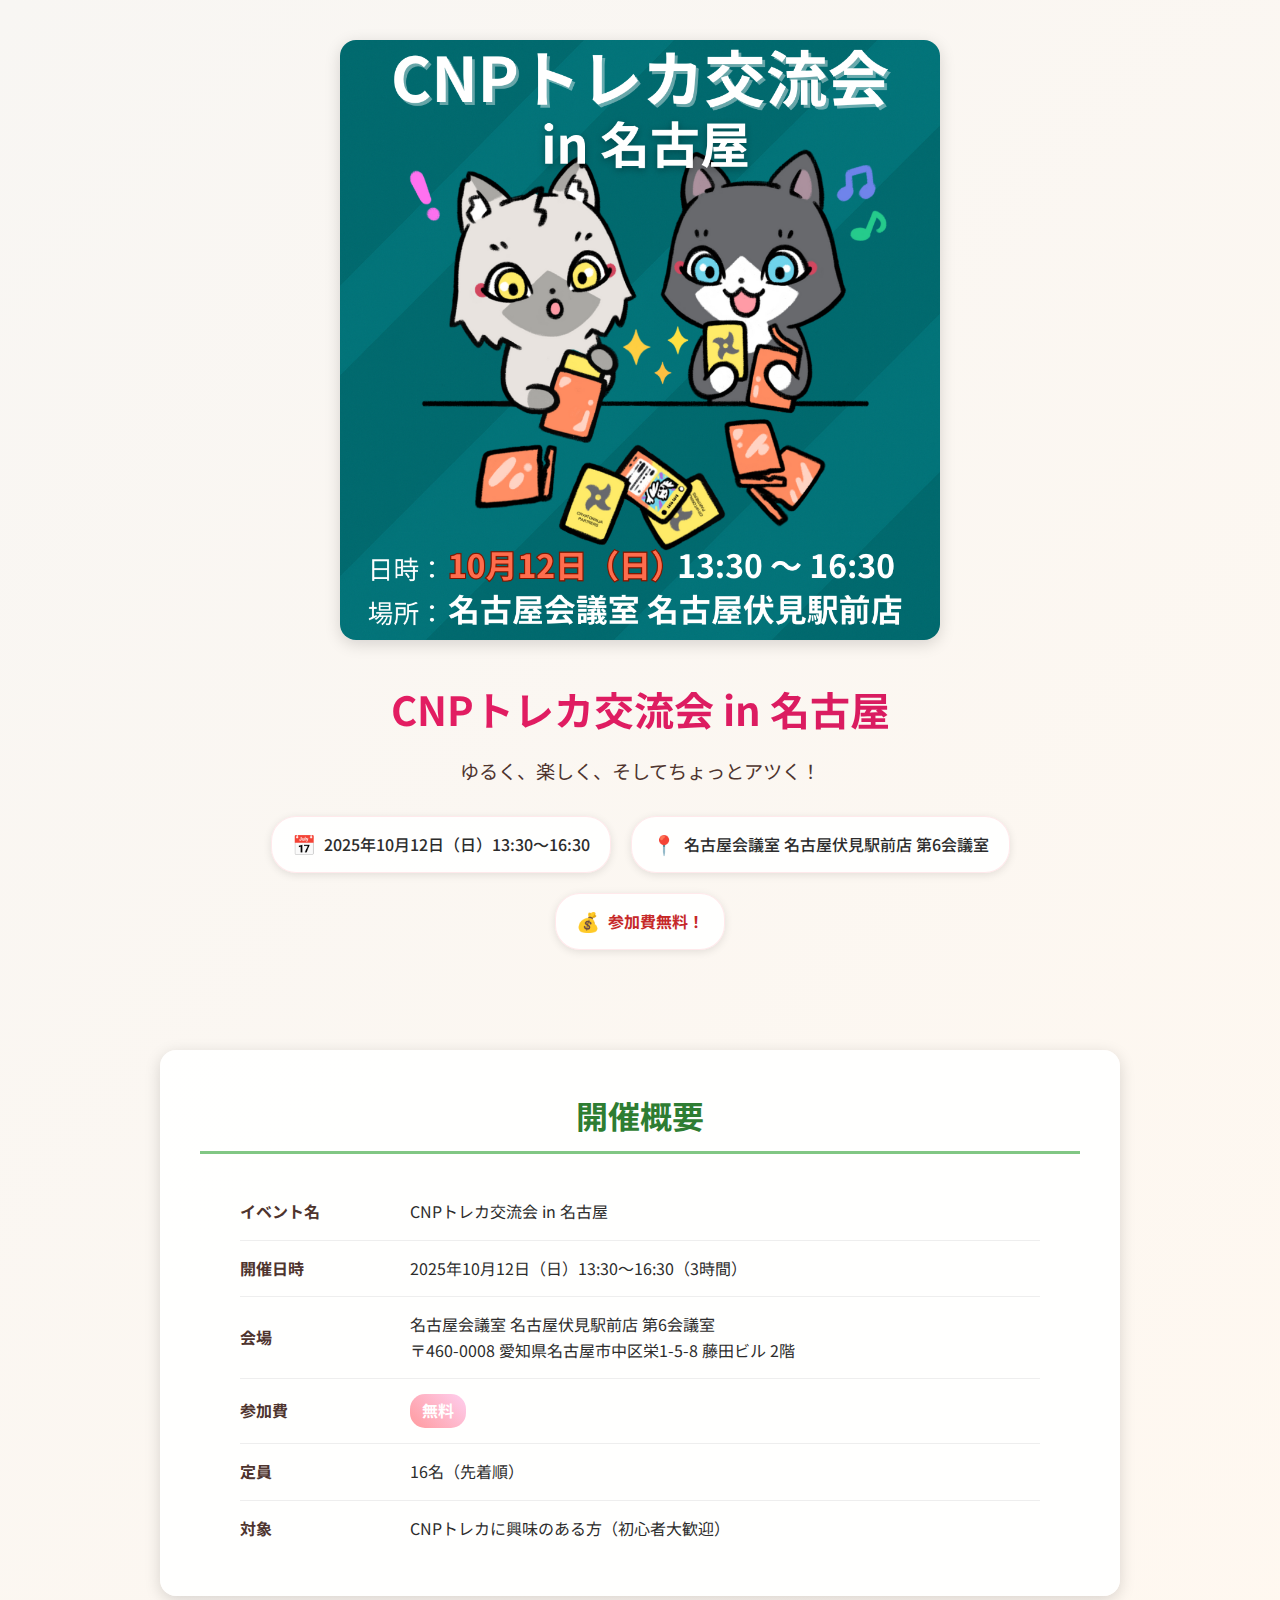
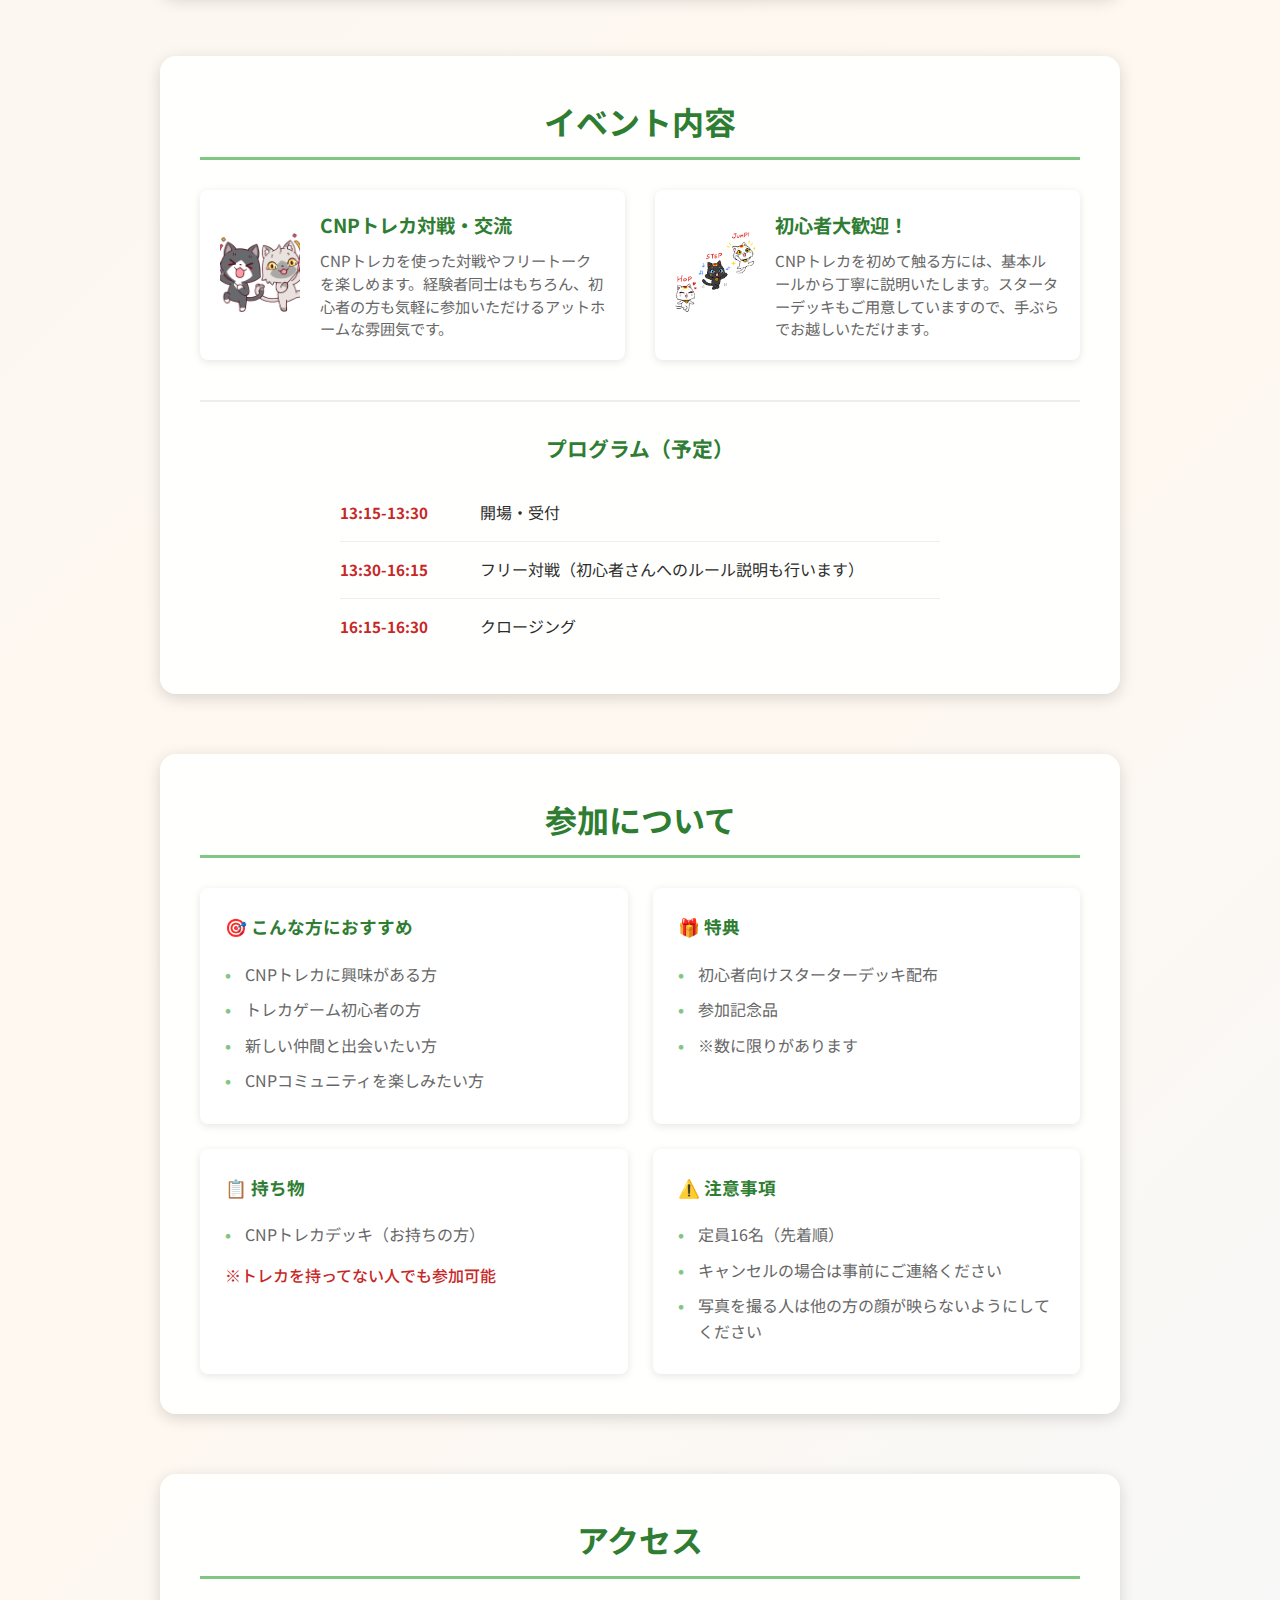
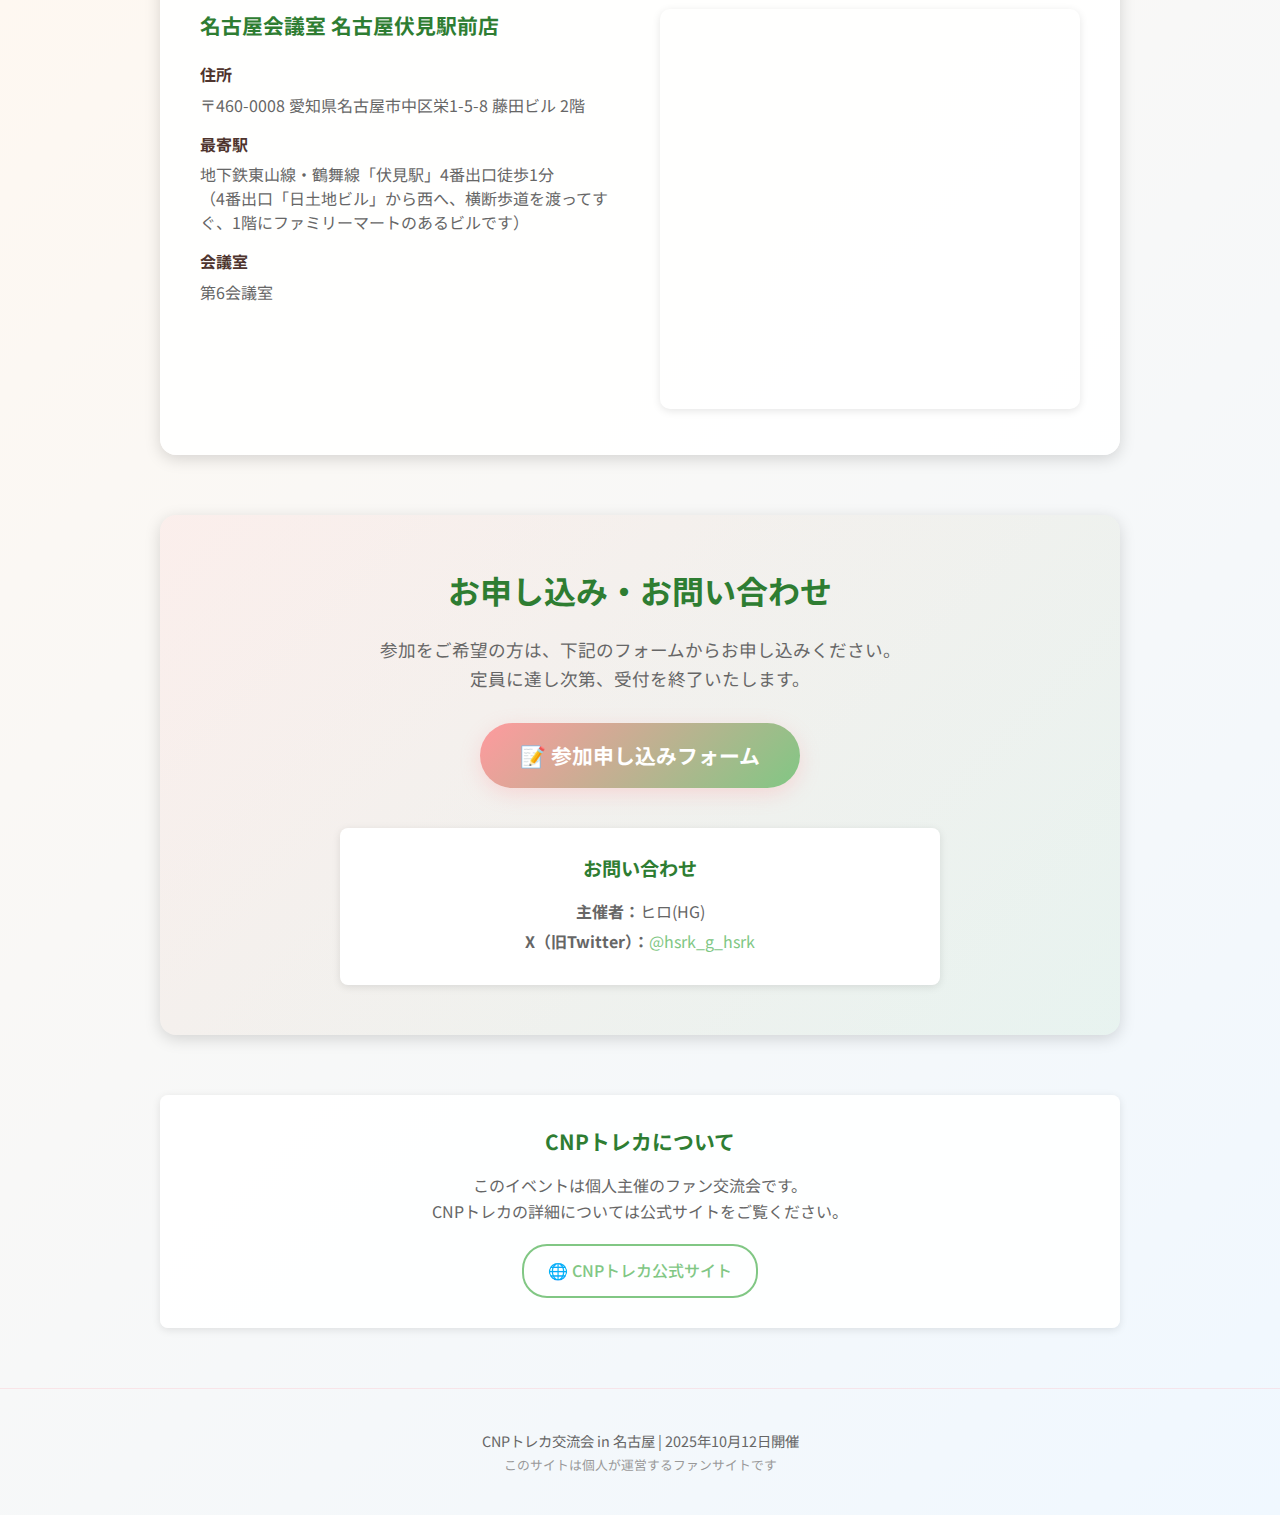
<file: index.html>
<!DOCTYPE html>
<html lang="ja">
<head>
    <!-- Meta情報 -->
    <meta charset="UTF-8">
    <meta name="viewport" content="width=device-width, initial-scale=1.0">
    <meta name="description" content="CNPトレカ交流会 in 名古屋 - 2025年10月12日開催。初心者大歓迎の無料イベント。CNPトレカを通じて新しい仲間と出会える交流会です。">
    <meta name="keywords" content="CNP, トレカ, カードゲーム, 名古屋, 交流会, イベント, 初心者歓迎">
    <meta name="author" content="CNPトレカ交流会 in 名古屋 実行委員会">
    
    <!-- OGP設定 -->
    <meta property="og:title" content="CNPトレカ交流会 in 名古屋 - 初心者大歓迎！">
    <meta property="og:site_name" content="CNPトレカ交流会 in 名古屋">
    <meta property="og:description" content="10月12日開催！CNPトレカを通じて新しい仲間と出会える無料交流会。初心者向けデッキやプレゼントもご用意しています。">
    <meta property="og:type" content="website">
    <link rel="canonical" href="https://hiroHGxx.github.io/cnp-tcg-nagoya-lp/">
    <meta property="og:url" content="https://hiroHGxx.github.io/cnp-tcg-nagoya-lp/">
    <meta property="og:image" content="https://hiroHGxx.github.io/cnp-tcg-nagoya-lp/images/hero/hero_2025-10-12.png">
    <meta property="og:image:secure_url" content="https://hiroHGxx.github.io/cnp-tcg-nagoya-lp/images/hero/hero_2025-10-12.png">
    <meta property="og:image:type" content="image/png">
    <meta property="og:image:width" content="1024">
    <meta property="og:image:height" content="1024">
    <meta property="og:image:alt" content="CNPトレカ交流会 in 名古屋の告知ビジュアル">
    
    <!-- Twitter Card -->
    <meta name="twitter:card" content="summary_large_image">
    <meta name="twitter:site" content="@hsrk_g_hsrk">
    <meta name="twitter:title" content="CNPトレカ交流会 in 名古屋">
    <meta name="twitter:description" content="10月12日開催！初心者大歓迎の無料CNPトレカ交流会">
    <meta name="twitter:image" content="https://hiroHGxx.github.io/cnp-tcg-nagoya-lp/images/hero/hero_2025-10-12.png">
    <meta name="twitter:image:alt" content="CNPトレカ交流会 in 名古屋の告知ビジュアル">
    
    <title>CNPトレカ交流会 in 名古屋 | 2025年10月12日開催 - 初心者大歓迎！</title>
    
    <!-- Google Fonts -->
    <link rel="preconnect" href="https://fonts.googleapis.com">
    <link rel="preconnect" href="https://fonts.gstatic.com" crossorigin>
    <link href="https://fonts.googleapis.com/css2?family=Noto+Sans+JP:wght@400;500;600;700&display=swap" rel="stylesheet">
    
    <!-- CSS -->
    <link rel="stylesheet" href="css/styles.css">
    
    <!-- Favicon -->
    <link rel="icon" type="image/x-icon" href="/images/favicon.ico">
</head>

<body>
    <div class="container">
        <!-- ヒーローセクション -->
        <header class="hero-section" role="banner">
            <img src="images/hero/hero_2025-10-12.png" alt="CNPトレカ交流会 in 名古屋 メインポスター" class="hero-image" loading="lazy">
            <div class="hero-content">
                <h1 class="hero-title">CNPトレカ交流会 in 名古屋</h1>
                <p class="hero-subtitle">ゆるく、楽しく、そしてちょっとアツく！</p>
                <div class="hero-info">
                    <div class="hero-info-item">
                        <span class="icon">📅</span>
                        <time datetime="2025-10-12T13:30">2025年10月12日（日）13:30〜16:30</time>
                    </div>
                    <div class="hero-info-item">
                        <span class="icon">📍</span>
                        <span>名古屋会議室 名古屋伏見駅前店 第6会議室</span>
                    </div>
                    <div class="hero-info-item">
                        <span class="icon">💰</span>
                        <span class="price-free">参加費無料！</span>
                    </div>
                </div>
            </div>
        </header>

        <!-- メインコンテンツ -->
        <main role="main">
            <!-- 開催概要 -->
            <section class="overview-section" aria-labelledby="overview-title">
                <h2 id="overview-title" class="section-title">開催概要</h2>
                <div class="overview-table">
                    <div class="overview-row">
                        <div class="overview-label">イベント名</div>
                        <div class="overview-value">CNPトレカ交流会 in 名古屋</div>
                    </div>
                    <div class="overview-row">
                        <div class="overview-label">開催日時</div>
                        <div class="overview-value">2025年10月12日（日）13:30〜16:30（3時間）</div>
                    </div>
                    <div class="overview-row">
                        <div class="overview-label">会場</div>
                        <div class="overview-value">名古屋会議室 名古屋伏見駅前店 第6会議室<br>
                            〒460-0008 愛知県名古屋市中区栄1-5-8 藤田ビル 2階</div>
                    </div>
                    <div class="overview-row">
                        <div class="overview-label">参加費</div>
                        <div class="overview-value"><span class="price-highlight">無料</span></div>
                    </div>
                    <div class="overview-row">
                        <div class="overview-label">定員</div>
                        <div class="overview-value">16名（先着順）</div>
                    </div>
                    <div class="overview-row">
                        <div class="overview-label">対象</div>
                        <div class="overview-value">CNPトレカに興味のある方（初心者大歓迎）</div>
                    </div>
                </div>
            </section>

            <!-- イベント内容 -->
            <section class="content-section" aria-labelledby="content-title">
                <h2 id="content-title" class="section-title">イベント内容</h2>
                <div class="content-grid">
                    <div class="content-item">
                        <div class="content-image">
                            <img src="images/3.世界猫の日（８月８日）.png" alt="CNPトレカ対戦の様子" loading="lazy">
                        </div>
                        <div class="content-text">
                            <h3>CNPトレカ対戦・交流</h3>
                            <p>CNPトレカを使った対戦やフリートークを楽しめます。経験者同士はもちろん、初心者の方も気軽に参加いただけるアットホームな雰囲気です。</p>
                        </div>
                    </div>
                    <div class="content-item">
                        <div class="content-image">
                            <img src="images/8.HOP・STEP・JUMP (1).png" alt="初心者への説明の様子" loading="lazy">
                        </div>
                        <div class="content-text">
                            <h3>初心者大歓迎！</h3>
                            <p>CNPトレカを初めて触る方には、基本ルールから丁寧に説明いたします。スターターデッキもご用意していますので、手ぶらでお越しいただけます。</p>
                        </div>
                    </div>
                </div>
                
                <div class="program-section">
                    <h3>プログラム（予定）</h3>
                    <div class="program-timeline">
                        <div class="program-item">
                            <div class="program-time">13:15-13:30</div>
                            <div class="program-content">開場・受付</div>
                        </div>
                        <div class="program-item">
                            <div class="program-time">13:30-16:15</div>
                            <div class="program-content">フリー対戦（初心者さんへのルール説明も行います）</div>
                        </div>
                        <div class="program-item">
                            <div class="program-time">16:15-16:30</div>
                            <div class="program-content">クロージング</div>
                        </div>
                    </div>
                </div>
            </section>

            <!-- 参加について -->
            <section class="participation-section" aria-labelledby="participation-title">
                <h2 id="participation-title" class="section-title">参加について</h2>
                <div class="participation-grid">
                    <div class="participation-item">
                        <h3>🎯 こんな方におすすめ</h3>
                        <ul>
                            <li>CNPトレカに興味がある方</li>
                            <li>トレカゲーム初心者の方</li>
                            <li>新しい仲間と出会いたい方</li>
                            <li>CNPコミュニティを楽しみたい方</li>
                        </ul>
                    </div>
                    <div class="participation-item">
                        <h3>🎁 特典</h3>
                        <ul>
                            <li>初心者向けスターターデッキ配布</li>
                            <li>参加記念品</li>
                            <li>※数に限りがあります</li>
                        </ul>
                    </div>
                    <div class="participation-item">
                        <h3>📋 持ち物</h3>
                        <ul>
                            <li>CNPトレカデッキ（お持ちの方）</li>
                        </ul>
                        <p style="margin-top: 10px; color: var(--text-highlight); font-weight: 500;">※トレカを持ってない人でも参加可能</p>
                    </div>
                    <div class="participation-item">
                        <h3>⚠️ 注意事項</h3>
                        <ul>
                            <li>定員16名（先着順）</li>
                            <li>キャンセルの場合は事前にご連絡ください</li>
                            <li>写真を撮る人は他の方の顔が映らないようにしてください</li>
                        </ul>
                    </div>
                </div>
            </section>

            <!-- アクセス -->
            <section class="access-section" aria-labelledby="access-title">
                <h2 id="access-title" class="section-title">アクセス</h2>
                <div class="access-container">
                    <div class="access-info">
                        <h3>名古屋会議室 名古屋伏見駅前店</h3>
                        <div class="access-details">
                            <div class="access-item">
                                <strong>住所</strong>
                                <p>〒460-0008 愛知県名古屋市中区栄1-5-8 藤田ビル 2階</p>
                            </div>
                            <div class="access-item">
                                <strong>最寄駅</strong>
                                <p>地下鉄東山線・鶴舞線「伏見駅」4番出口徒歩1分<br>
                                （4番出口「日土地ビル」から西へ、横断歩道を渡ってすぐ、1階にファミリーマートのあるビルです）</p>
                            </div>
                            <div class="access-item">
                                <strong>会議室</strong>
                                <p>第6会議室</p>
                            </div>
                        </div>
                    </div>
                    <div class="access-map">
                        <iframe 
                            src="https://www.google.com/maps/embed?pb=!1m18!1m12!1m3!1d3495.123577478864!2d136.8946514758777!3d35.167864458003635!2m3!1f0!2f0!3f0!3m2!1i1024!2i768!4f13.1!3m3!1m2!1s0x600377299a56490b%3A0x51172ef2f4737889!2z44CSNDYwLTAwMDgg5oSb55-l55yM5ZCN5Y-k5bGL5biC5Lit5Yy65qCE77yR5LiB55uu77yV4oiS77yYIOiXpOeUsOODk-ODq-ODh-OCg-ODs-OCsA!5e1!3m2!1sja!2sjp!4v1755043847764!5m2!1sja!2sjp" 
                            width="100%" 
                            height="400" 
                            style="border:0; border-radius: 10px;" 
                            allowfullscreen="" 
                            loading="lazy" 
                            referrerpolicy="no-referrer-when-downgrade"
                            title="名古屋会議室 名古屋伏見駅前店の地図">
                        </iframe>
                    </div>
                </div>
            </section>
        </main>

        <!-- お申し込み・お問い合わせ -->
        <section class="cta-section" aria-labelledby="cta-title">
            <div class="cta-container">
                <h2 id="cta-title" class="cta-title">お申し込み・お問い合わせ</h2>
                <p class="cta-description">
                    参加をご希望の方は、下記のフォームからお申し込みください。<br>
                    定員に達し次第、受付を終了いたします。
                </p>
                <div class="cta-buttons">
                    <a href="https://t.co/6YJlR9MkCi" class="cta-button primary" target="_blank" rel="noopener noreferrer">
                        📝 参加申し込みフォーム
                    </a>
                </div>
                <div class="contact-info">
                    <h3>お問い合わせ</h3>
                    <div class="contact-details">
                        <p><strong>主催者：</strong>ヒロ(HG)</p>
                        <p><strong>X（旧Twitter）：</strong><a href="https://x.com/hsrk_g_hsrk" target="_blank" rel="noopener noreferrer">@hsrk_g_hsrk</a></p>
                    </div>
                </div>
            </div>
        </section>

        <!-- 公式情報 -->
        <section class="official-section" aria-labelledby="official-title">
            <h3 id="official-title">CNPトレカについて</h3>
            <p>
                このイベントは個人主催のファン交流会です。<br>
                CNPトレカの詳細については公式サイトをご覧ください。
            </p>
            <a href="https://cnptcg.monolithos.co.jp/" class="official-link" target="_blank" rel="noopener noreferrer">
                🌐 CNPトレカ公式サイト
            </a>
        </section>
    </div>

    <!-- フッター -->
    <footer class="footer" role="contentinfo">
        <p class="footer-text">
            CNPトレカ交流会 in 名古屋 | 2025年10月12日開催<br>
            <small>このサイトは個人が運営するファンサイトです</small>
        </p>
    </footer>

    <!-- スクリーンリーダー用の隠しテキスト -->
    <style>
        .sr-only {
            position: absolute;
            width: 1px;
            height: 1px;
            padding: 0;
            margin: -1px;
            overflow: hidden;
            clip: rect(0, 0, 0, 0);
            white-space: nowrap;
            border: 0;
        }
    </style>
</body>
</html>
</file>
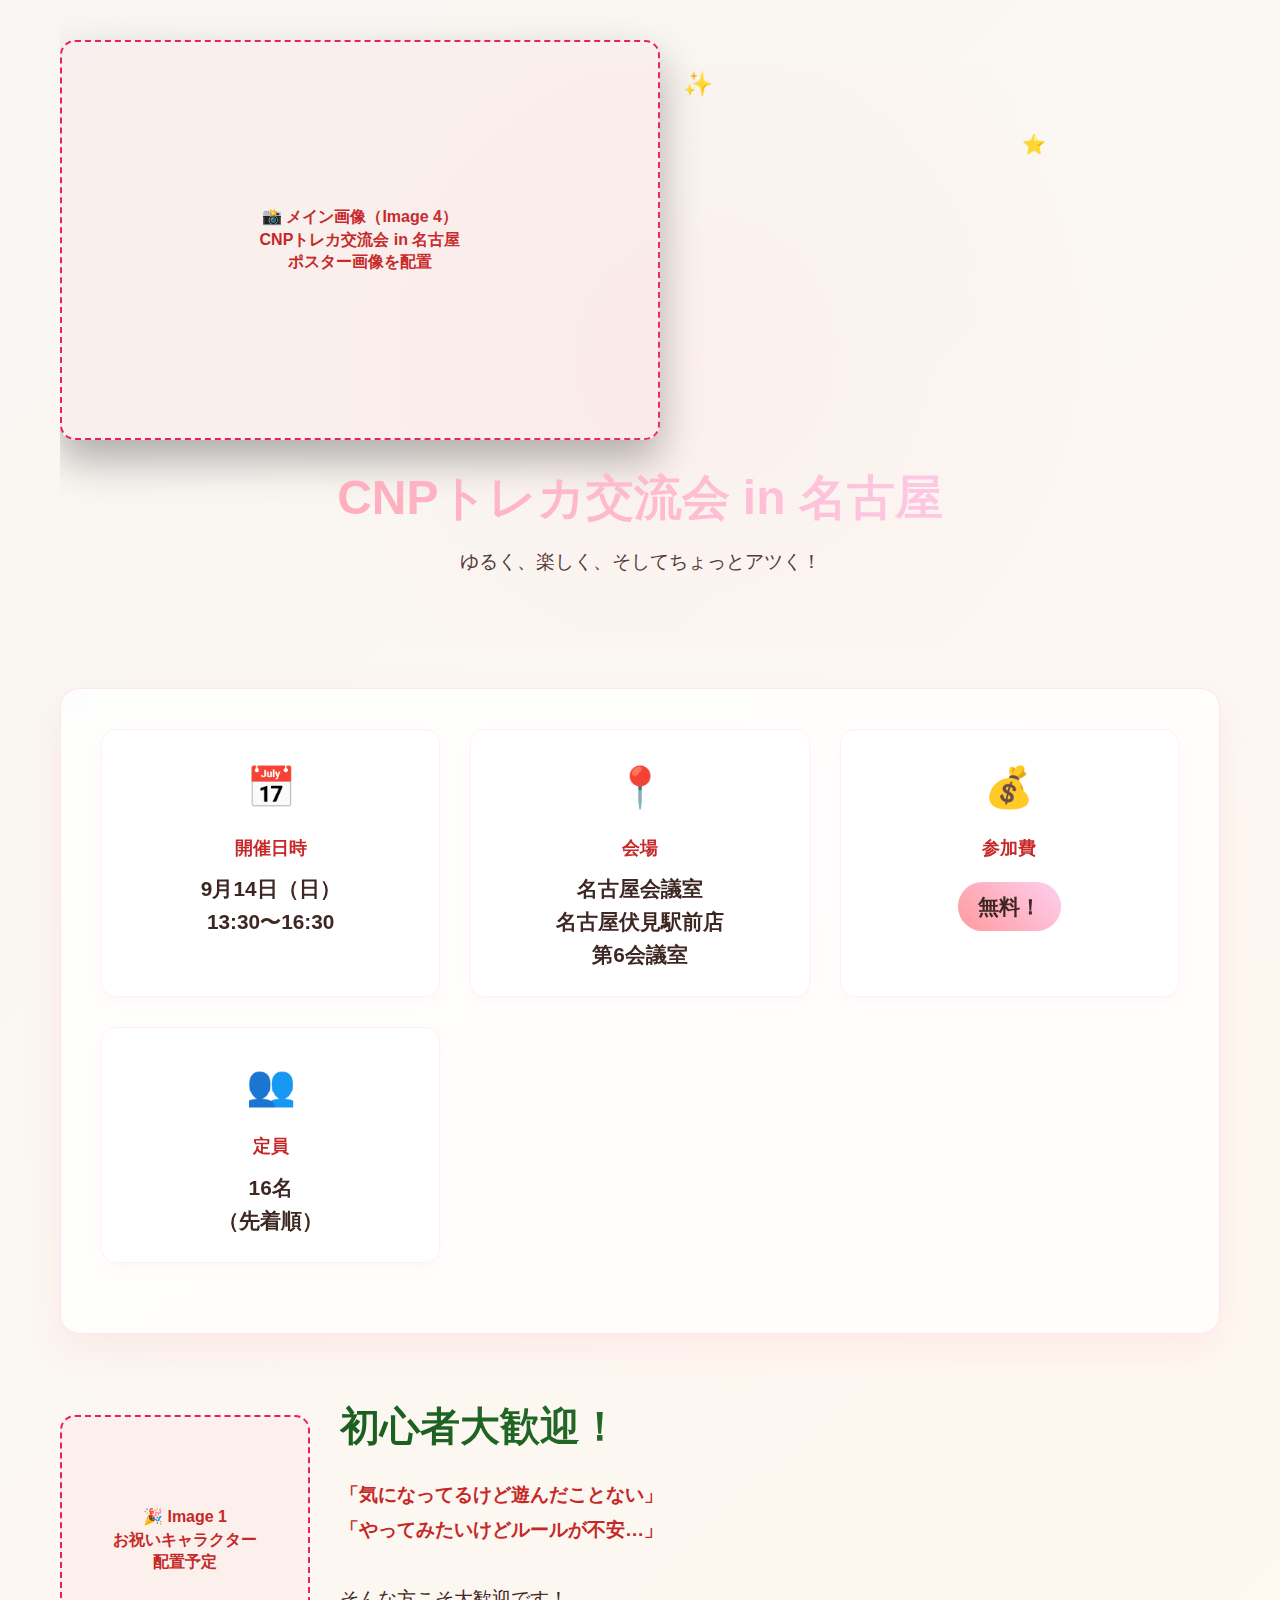
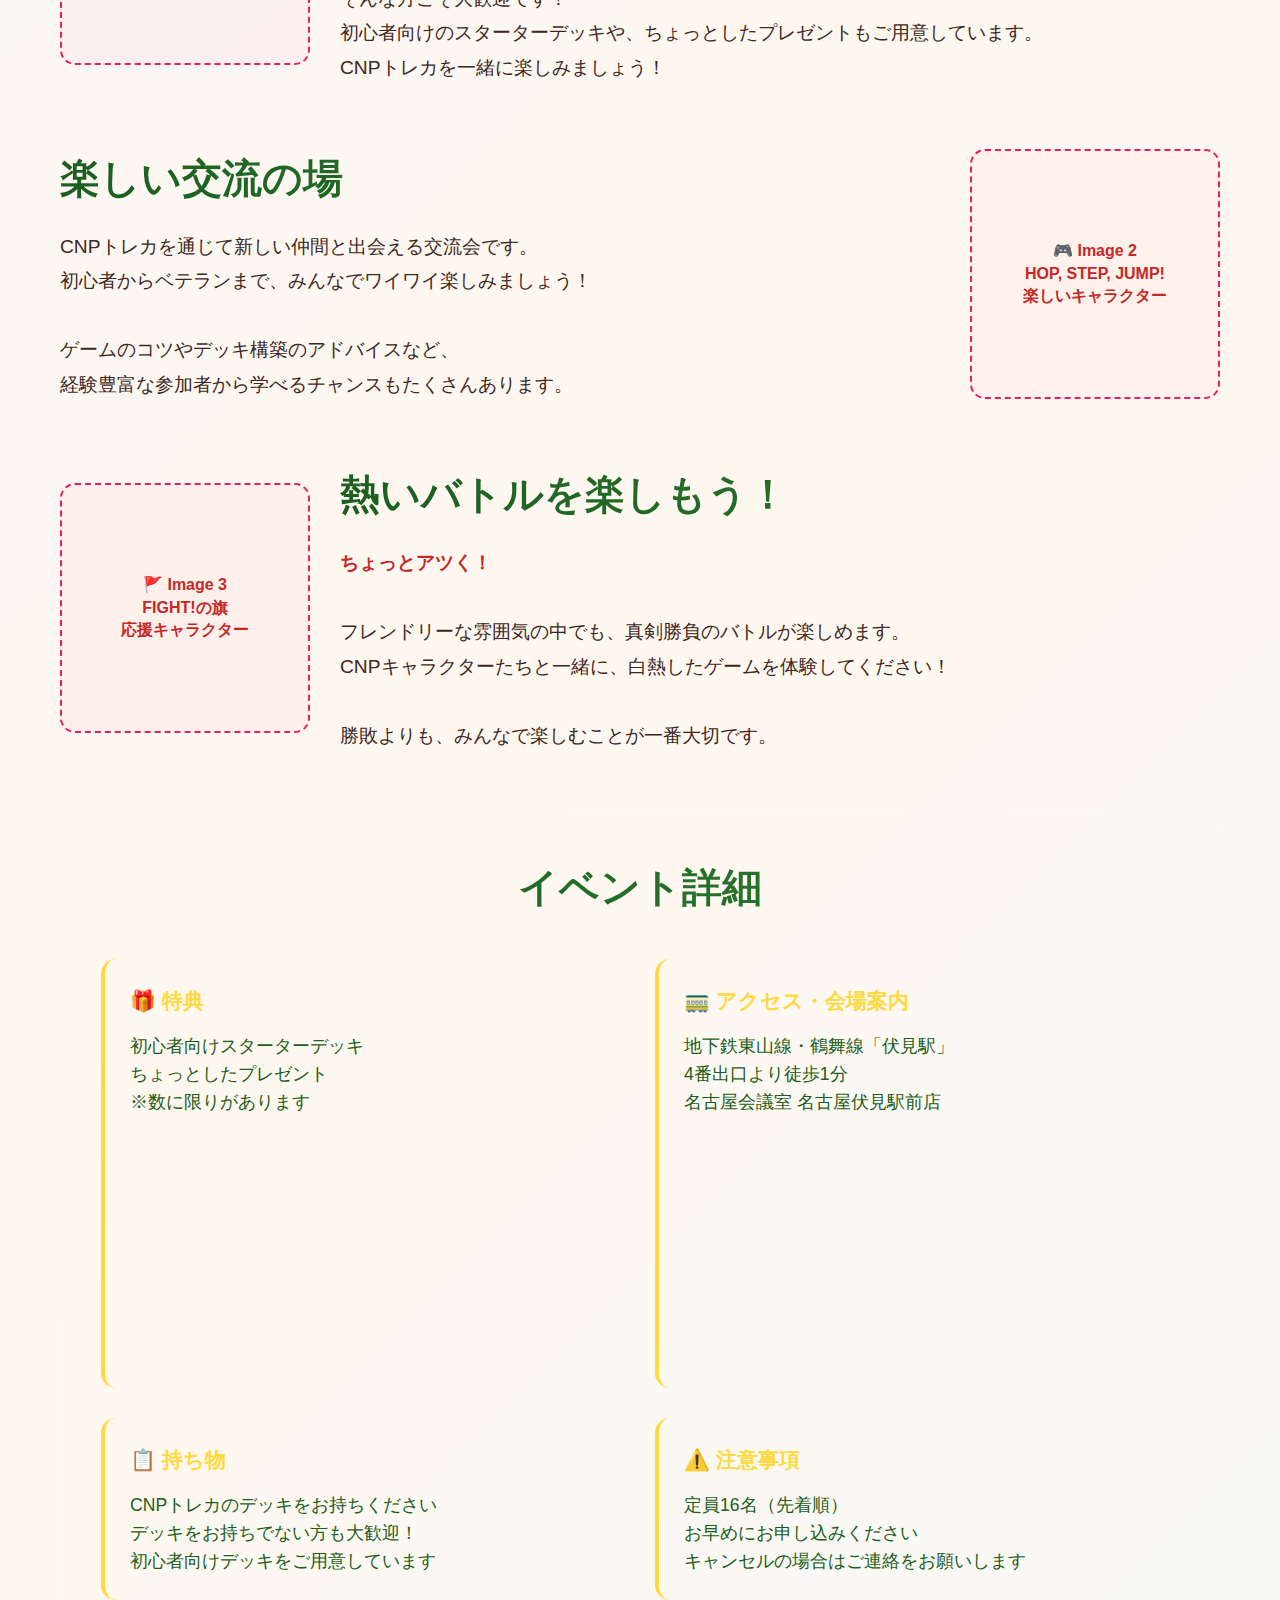
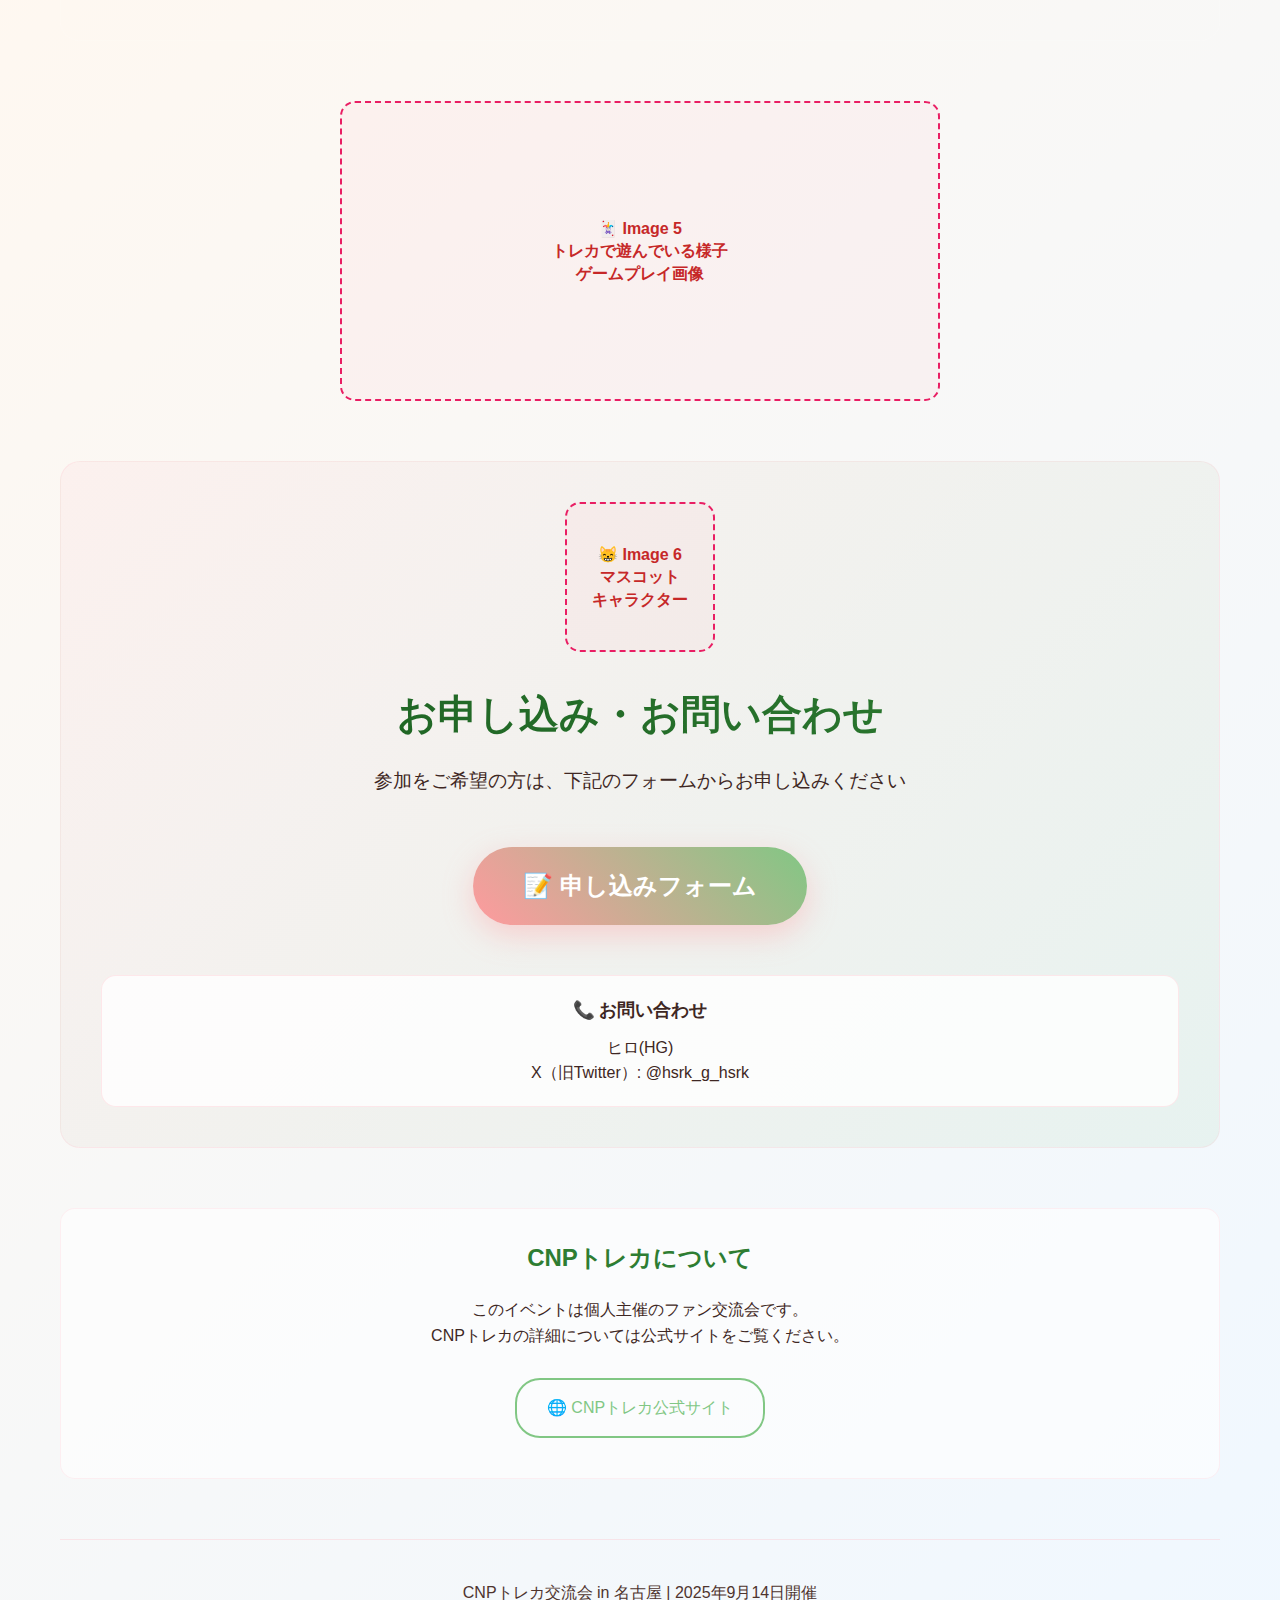
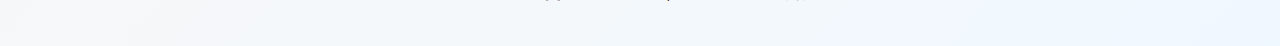
<file: cnp_event_page.html>
<!DOCTYPE html>
<html lang="ja">
<head>
    <meta charset="UTF-8">
    <meta name="viewport" content="width=device-width, initial-scale=1.0">
    <title>CNPトレカ交流会 in 名古屋</title>
    <style>
        * {
            margin: 0;
            padding: 0;
            box-sizing: border-box;
        }

        body {
            font-family: 'Hiragino Kaku Gothic ProN', 'Hiragino Sans', 'Meiryo', sans-serif;
            background: linear-gradient(135deg, #f8f6f3 0%, #fff8f0 50%, #f0f8ff 100%);
            color: #2c2c2c;
            line-height: 1.6;
            min-height: 100vh;
        }

        .container {
            max-width: 1200px;
            margin: 0 auto;
            padding: 0 20px;
        }

        /* Image Placeholder Styles */
        .image-placeholder {
            background: rgba(255, 182, 193, 0.1);
            border: 2px dashed #e91e63;
            border-radius: 15px;
            display: flex;
            align-items: center;
            justify-content: center;
            color: #c62828;
            font-weight: bold;
            text-align: center;
            transition: all 0.3s ease;
            cursor: pointer;
        }

        .image-placeholder:hover {
            background: rgba(255, 154, 158, 0.2);
            border-color: #388e3c;
            color: #2e7d32;
        }

        .placeholder-text {
            padding: 20px;
            font-size: 1rem;
            line-height: 1.4;
        }

        /* Header */
        .header {
            text-align: center;
            padding: 40px 0;
            position: relative;
            overflow: hidden;
        }

        .header::before {
            content: '';
            position: absolute;
            top: 0;
            left: 0;
            right: 0;
            bottom: 0;
            background: radial-gradient(circle at center, rgba(255, 182, 193, 0.1) 0%, transparent 70%);
            pointer-events: none;
        }

        .main-logo {
            max-width: 600px;
            width: 100%;
            height: 400px;
            margin-bottom: 20px;
            box-shadow: 0 20px 40px rgba(0, 0, 0, 0.3);
            animation: float 3s ease-in-out infinite;
        }

        @keyframes float {
            0%, 100% { transform: translateY(0px); }
            50% { transform: translateY(-10px); }
        }

        .event-title {
            font-size: 3rem;
            font-weight: bold;
            margin-bottom: 10px;
            background: linear-gradient(45deg, #ff9a9e, #fecfef, #fecfef, #81c784);
            background-size: 300% 300%;
            -webkit-background-clip: text;
            background-clip: text;
            -webkit-text-fill-color: transparent;
            animation: gradientShift 4s ease-in-out infinite;
        }

        @keyframes gradientShift {
            0%, 100% { background-position: 0% 50%; }
            50% { background-position: 100% 50%; }
        }

        .event-subtitle {
            font-size: 1.2rem;
            color: #4e342e;
            margin-bottom: 30px;
        }

        /* Event Info Section */
        .event-info {
            background: rgba(255, 255, 255, 0.8);
            backdrop-filter: blur(10px);
            border-radius: 20px;
            padding: 40px;
            margin: 40px 0;
            border: 1px solid rgba(255, 182, 193, 0.3);
            box-shadow: 0 15px 35px rgba(255, 182, 193, 0.2);
        }

        .info-grid {
            display: grid;
            grid-template-columns: repeat(auto-fit, minmax(300px, 1fr));
            gap: 30px;
            margin-bottom: 30px;
        }

        .info-card {
            background: rgba(255, 255, 255, 0.9);
            border-radius: 15px;
            padding: 25px;
            text-align: center;
            border: 1px solid rgba(255, 182, 193, 0.2);
            transition: transform 0.3s ease, box-shadow 0.3s ease;
            box-shadow: 0 5px 15px rgba(255, 182, 193, 0.1);
        }

        .info-card:hover {
            transform: translateY(-5px);
            box-shadow: 0 20px 40px rgba(255, 182, 193, 0.3);
        }

        .info-icon {
            font-size: 2.5rem;
            margin-bottom: 15px;
            display: block;
        }

        .info-label {
            font-size: 1.1rem;
            color: #c62828;
            font-weight: bold;
            margin-bottom: 10px;
        }

        .info-value {
            font-size: 1.3rem;
            font-weight: bold;
            color: #3e2723;
        }

        .free-badge {
            background: linear-gradient(45deg, #ff9a9e, #fecfef);
            color: #3e2723;
            padding: 8px 20px;
            border-radius: 25px;
            font-weight: bold;
            display: inline-block;
            margin-top: 10px;
            animation: pulse 2s ease-in-out infinite;
        }

        @keyframes pulse {
            0%, 100% { transform: scale(1); }
            50% { transform: scale(1.05); }
        }

        /* Character Sections */
        .character-section {
            display: flex;
            align-items: center;
            margin: 60px 0;
            flex-wrap: wrap;
            gap: 30px;
        }

        .character-section.reverse {
            flex-direction: row-reverse;
        }

        .character-image {
            flex: 0 0 250px;
            text-align: center;
        }

        .character-image .image-placeholder {
            width: 250px;
            height: 250px;
            margin: 0 auto;
        }

        .character-content {
            flex: 1;
            min-width: 300px;
        }

        .section-title {
            font-size: 2.5rem;
            font-weight: bold;
            margin-bottom: 20px;
            background: linear-gradient(45deg, #1b5e20, #2e7d32);
            -webkit-background-clip: text;
            background-clip: text;
            -webkit-text-fill-color: transparent;
        }

        .section-text {
            font-size: 1.2rem;
            line-height: 1.8;
            color: #3e2723;
        }

        .highlight-text {
            color: #c62828;
            font-weight: bold;
        }

        /* CTA Section */
        .cta-section {
            text-align: center;
            margin: 60px 0;
            padding: 40px;
            background: linear-gradient(135deg, rgba(255, 182, 193, 0.1) 0%, rgba(129, 199, 132, 0.1) 100%);
            border-radius: 20px;
            border: 1px solid rgba(255, 182, 193, 0.2);
        }

        .cta-button {
            display: inline-block;
            background: linear-gradient(45deg, #ff9a9e, #81c784);
            color: #ffffff;
            text-decoration: none;
            padding: 20px 50px;
            border-radius: 50px;
            font-size: 1.5rem;
            font-weight: bold;
            margin: 20px;
            transition: all 0.3s ease;
            box-shadow: 0 10px 30px rgba(255, 154, 158, 0.4);
        }

        .cta-button:hover {
            transform: translateY(-3px);
            box-shadow: 0 15px 40px rgba(255, 154, 158, 0.6);
        }

        .official-link {
            display: inline-block;
            color: #81c784;
            text-decoration: none;
            padding: 15px 30px;
            border: 2px solid #81c784;
            border-radius: 25px;
            margin: 10px;
            transition: all 0.3s ease;
        }

        .official-link:hover {
            background: #81c784;
            color: #ffffff;
            transform: translateY(-2px);
        }

        /* Details Section */
        .details-section {
            background: rgba(255, 255, 255, 0.03);
            border-radius: 20px;
            padding: 40px;
            margin: 40px 0;
            border: 1px solid rgba(255, 255, 255, 0.1);
        }

        .details-grid {
            display: grid;
            grid-template-columns: repeat(auto-fit, minmax(350px, 1fr));
            gap: 30px;
        }

        .detail-item {
            background: rgba(255, 255, 255, 0.05);
            border-radius: 15px;
            padding: 25px;
            border-left: 4px solid #ffd93d;
        }

        .detail-title {
            font-size: 1.3rem;
            color: #ffd93d;
            font-weight: bold;
            margin-bottom: 15px;
        }

        .detail-text {
            font-size: 1.1rem;
            color: #e0e0e0;
        }

        /* Footer */
        .footer {
            text-align: center;
            padding: 40px 0;
            border-top: 1px solid rgba(255, 182, 193, 0.3);
            margin-top: 60px;
        }

        .footer-text {
            color: #4e342e;
            font-size: 1rem;
        }

        /* Responsive */
        @media (max-width: 768px) {
            .event-title {
                font-size: 2rem;
            }

            .character-section {
                flex-direction: column;
                text-align: center;
            }

            .character-section.reverse {
                flex-direction: column;
            }

            .section-title {
                font-size: 2rem;
            }

            .info-grid {
                grid-template-columns: 1fr;
            }

            .details-grid {
                grid-template-columns: 1fr;
            }

            .cta-button {
                padding: 15px 30px;
                font-size: 1.3rem;
            }

            .character-image .image-placeholder {
                width: 200px;
                height: 200px;
            }
        }

        /* Sparkle Animation */
        .sparkle {
            position: relative;
            overflow: hidden;
        }

        .sparkle::before {
            content: '✨';
            position: absolute;
            top: 10%;
            left: 10%;
            font-size: 1.5rem;
            animation: sparkle1 3s ease-in-out infinite;
        }

        .sparkle::after {
            content: '⭐';
            position: absolute;
            top: 20%;
            right: 15%;
            font-size: 1.2rem;
            animation: sparkle2 4s ease-in-out infinite;
        }

        @keyframes sparkle1 {
            0%, 100% { opacity: 0; transform: scale(0.5) rotate(0deg); }
            50% { opacity: 1; transform: scale(1) rotate(180deg); }
        }

        @keyframes sparkle2 {
            0%, 100% { opacity: 0; transform: scale(0.8) rotate(0deg); }
            50% { opacity: 1; transform: scale(1.2) rotate(-180deg); }
        }
    </style>
</head>
<body>
    <div class="container">
        <!-- Header -->
        <header class="header sparkle">
            <div class="main-logo image-placeholder">
                <div class="placeholder-text">
                    📸 メイン画像（Image 4）<br>
                    CNPトレカ交流会 in 名古屋<br>
                    ポスター画像を配置
                </div>
            </div>
            <h1 class="event-title">CNPトレカ交流会 in 名古屋</h1>
            <p class="event-subtitle">ゆるく、楽しく、そしてちょっとアツく！</p>
        </header>

        <!-- Event Info -->
        <section class="event-info">
            <div class="info-grid">
                <div class="info-card">
                    <span class="info-icon">📅</span>
                    <div class="info-label">開催日時</div>
                    <div class="info-value">9月14日（日）<br>13:30〜16:30</div>
                </div>
                <div class="info-card">
                    <span class="info-icon">📍</span>
                    <div class="info-label">会場</div>
                    <div class="info-value">名古屋会議室<br>名古屋伏見駅前店<br>第6会議室</div>
                </div>
                <div class="info-card">
                    <span class="info-icon">💰</span>
                    <div class="info-label">参加費</div>
                    <div class="info-value">
                        <span class="free-badge">無料！</span>
                    </div>
                </div>
                <div class="info-card">
                    <span class="info-icon">👥</span>
                    <div class="info-label">定員</div>
                    <div class="info-value">16名<br>（先着順）</div>
                </div>
            </div>
        </section>

        <!-- Welcome Section -->
        <section class="character-section">
            <div class="character-image">
                <div class="image-placeholder">
                    <div class="placeholder-text">
                        🎉 Image 1<br>
                        お祝いキャラクター<br>
                        配置予定
                    </div>
                </div>
            </div>
            <div class="character-content">
                <h2 class="section-title">初心者大歓迎！</h2>
                <p class="section-text">
                    <span class="highlight-text">「気になってるけど遊んだことない」</span><br>
                    <span class="highlight-text">「やってみたいけどルールが不安…」</span><br><br>
                    そんな方こそ大歓迎です！<br>
                    初心者向けのスターターデッキや、ちょっとしたプレゼントもご用意しています。<br>
                    CNPトレカを一緒に楽しみましょう！
                </p>
            </div>
        </section>

        <!-- Fun Section -->
        <section class="character-section reverse">
            <div class="character-image">
                <div class="image-placeholder">
                    <div class="placeholder-text">
                        🎮 Image 2<br>
                        HOP, STEP, JUMP!<br>
                        楽しいキャラクター
                    </div>
                </div>
            </div>
            <div class="character-content">
                <h2 class="section-title">楽しい交流の場</h2>
                <p class="section-text">
                    CNPトレカを通じて新しい仲間と出会える交流会です。<br>
                    初心者からベテランまで、みんなでワイワイ楽しみましょう！<br><br>
                    ゲームのコツやデッキ構築のアドバイスなど、<br>
                    経験豊富な参加者から学べるチャンスもたくさんあります。
                </p>
            </div>
        </section>

        <!-- Fighting Spirit Section -->
        <section class="character-section">
            <div class="character-image">
                <div class="image-placeholder">
                    <div class="placeholder-text">
                        🚩 Image 3<br>
                        FIGHT!の旗<br>
                        応援キャラクター
                    </div>
                </div>
            </div>
            <div class="character-content">
                <h2 class="section-title">熱いバトルを楽しもう！</h2>
                <p class="section-text">
                    <span class="highlight-text">ちょっとアツく！</span><br><br>
                    フレンドリーな雰囲気の中でも、真剣勝負のバトルが楽しめます。<br>
                    CNPキャラクターたちと一緒に、白熱したゲームを体験してください！<br><br>
                    勝敗よりも、みんなで楽しむことが一番大切です。
                </p>
            </div>
        </section>

        <!-- Details Section -->
        <section class="details-section">
            <h2 class="section-title" style="text-align: center; margin-bottom: 40px;">イベント詳細</h2>
            <div class="details-grid">
                <div class="detail-item">
                    <div class="detail-title">🎁 特典</div>
                    <div style="font-size: 1.1rem; color: #1b5e20;">
                        初心者向けスターターデッキ<br>
                        ちょっとしたプレゼント<br>
                        ※数に限りがあります
                    </div>
                </div>
                <div class="detail-item">
                    <div class="detail-title">🚃 アクセス・会場案内</div>
                    <div style="font-size: 1.1rem; color: #1b5e20;">
                        地下鉄東山線・鶴舞線「伏見駅」<br>
                        4番出口より徒歩1分<br>
                        名古屋会議室 名古屋伏見駅前店<br><br>
                        <iframe 
                            src="https://www.google.com/maps/embed?pb=!1m18!1m12!1m3!1d3261.5989899999997!2d136.90399!3d35.168611!2m3!1f0!2f0!3f0!3m2!1i1024!2i768!4f13.1!3m3!1m2!1s0x600370d1b8b8b8b8%3A0x123456789abcdef!2z5ZCN5Y-k5bGL5Lya6K2w5a6kIOWQjeWPpOWxi-S8j-imi-mnheepreW6lw!5e0!3m2!1sja!2sjp!4v1234567890123!5m2!1sja!2sjp" 
                            width="100%" 
                            height="200" 
                            style="border:0; border-radius: 10px; margin-top: 10px;" 
                            allowfullscreen="" 
                            loading="lazy" 
                            referrerpolicy="no-referrer-when-downgrade">
                        </iframe>
                    </div>
                </div>
                <div class="detail-item">
                    <div class="detail-title">📋 持ち物</div>
                    <div style="font-size: 1.1rem; color: #1b5e20;">
                        CNPトレカのデッキをお持ちください<br>
                        デッキをお持ちでない方も大歓迎！<br>
                        初心者向けデッキをご用意しています
                    </div>
                </div>
                <div class="detail-item">
                    <div class="detail-title">⚠️ 注意事項</div>
                    <div style="font-size: 1.1rem; color: #1b5e20;">
                        定員16名（先着順）<br>
                        お早めにお申し込みください<br>
                        キャンセルの場合はご連絡をお願いします
                    </div>
                </div>
            </div>
        </section>

        <!-- Game Image Section -->
        <section style="text-align: center; margin: 60px 0;">
            <div class="image-placeholder" style="max-width: 600px; height: 300px; margin: 0 auto;">
                <div class="placeholder-text">
                    🃏 Image 5<br>
                    トレカで遊んでいる様子<br>
                    ゲームプレイ画像
                </div>
            </div>
        </section>

        <!-- CTA Section -->
        <section class="cta-section">
            <div class="character-image" style="margin-bottom: 30px;">
                <div class="image-placeholder" style="width: 150px; height: 150px; margin: 0 auto;">
                    <div class="placeholder-text">
                        😸 Image 6<br>
                        マスコット<br>
                        キャラクター
                    </div>
                </div>
            </div>
            <h2 class="section-title">お申し込み・お問い合わせ</h2>
            <p style="font-size: 1.2rem; margin-bottom: 30px; color: #3e2723;">
                参加をご希望の方は、下記のフォームからお申し込みください
            </p>
            <a href="https://t.co/HvqLfzBjNS" class="cta-button" target="_blank" rel="noopener">
                📝 申し込みフォーム
            </a>
            <div style="margin-top: 30px; padding: 20px; background: rgba(255, 255, 255, 0.8); border-radius: 15px; border: 1px solid rgba(255, 182, 193, 0.3);">
                <p style="color: #3e2723; font-size: 1.1rem; margin-bottom: 10px;"><strong>📞 お問い合わせ</strong></p>
                <p style="color: #3e2723; font-size: 1rem;">
                    ヒロ(HG)<br>
                    X（旧Twitter）: @hsrk_g_hsrk
                </p>
            </div>
        </section>

        <!-- Official Info Section -->
        <section style="text-align: center; margin: 40px 0; padding: 30px; background: rgba(255, 255, 255, 0.6); border-radius: 15px; border: 1px solid rgba(255, 182, 193, 0.2);">
            <h3 style="color: #2e7d32; font-size: 1.5rem; margin-bottom: 20px;">CNPトレカについて</h3>
            <p style="color: #3e2723; margin-bottom: 20px;">
                このイベントは個人主催のファン交流会です。<br>
                CNPトレカの詳細については公式サイトをご覧ください。
            </p>
            <a href="https://cnptcg.monolithos.co.jp/" class="official-link" target="_blank" rel="noopener">
                🌐 CNPトレカ公式サイト
            </a>
        </section>

        <!-- Footer -->
        <footer class="footer">
            <p class="footer-text">
                CNPトレカ交流会 in 名古屋 | 2025年9月14日開催
            </p>
        </footer>
    </div>
</body>
</html>
</file>
<file: css/styles.css>
/* =========================================
   CNPトレカ交流会 in 名古屋 - イベント告知ページ
   ========================================= */

/* リセットCSS */
* {
    margin: 0;
    padding: 0;
    box-sizing: border-box;
}

/* CSS変数（カラーパレット） */
:root {
    /* メインカラー（元のピンク・緑系） */
    --primary-color: #ff9a9e;
    --secondary-color: #fecfef;
    --accent-color: #81c784;
    --accent-dark: #2e7d32;
    
    /* 背景色 */
    --bg-primary: #f8f6f3;
    --bg-secondary: #fff8f0;
    --bg-tertiary: #f0f8ff;
    --bg-card: rgba(255, 255, 255, 0.9);
    
    /* テキストカラー */
    --text-primary: #2c2c2c;
    --text-secondary: #4e342e;
    --text-muted: #666666;
    --text-highlight: #c62828;
    
    /* その他 */
    --border-color: rgba(255, 182, 193, 0.3);
    --shadow-light: 0 2px 8px rgba(0, 0, 0, 0.1);
    --shadow-medium: 0 4px 16px rgba(0, 0, 0, 0.15);
    --border-radius: 8px;
    --border-radius-large: 16px;
}

/* ベーススタイル */
body {
    font-family: 'Noto Sans JP', 'Hiragino Kaku Gothic ProN', 'Hiragino Sans', 'Meiryo', sans-serif;
    background: linear-gradient(135deg, var(--bg-primary) 0%, var(--bg-secondary) 50%, var(--bg-tertiary) 100%);
    color: var(--text-primary);
    line-height: 1.6;
    min-height: 100vh;
}

.container {
    max-width: 1000px;
    margin: 0 auto;
    padding: 0 20px;
}

/* ヒーローセクション */
.hero-section {
    text-align: center;
    padding: 40px 0 60px;
    margin-bottom: 40px;
}

.hero-image {
    max-width: 100%;
    width: 600px;
    height: auto;
    border-radius: var(--border-radius-large);
    box-shadow: var(--shadow-medium);
    margin-bottom: 30px;
}

.hero-content {
    max-width: 800px;
    margin: 0 auto;
}

.hero-title {
    font-size: 2.5rem;
    font-weight: bold;
    margin-bottom: 15px;
    background: linear-gradient(45deg, #e91e63, #d81b60, #388e3c, #2e7d32);
    background-size: 300% 300%;
    -webkit-background-clip: text;
    background-clip: text;
    -webkit-text-fill-color: transparent;
    animation: gradientShift 4s ease-in-out infinite;
}

@keyframes gradientShift {
    0%, 100% { background-position: 0% 50%; }
    50% { background-position: 100% 50%; }
}

.hero-subtitle {
    font-size: 1.2rem;
    color: var(--text-secondary);
    margin-bottom: 30px;
}

.hero-info {
    display: flex;
    flex-wrap: wrap;
    justify-content: center;
    gap: 20px;
    margin-top: 30px;
}

.hero-info-item {
    display: flex;
    align-items: center;
    gap: 8px;
    background: var(--bg-card);
    padding: 12px 20px;
    border-radius: 25px;
    border: 1px solid var(--border-color);
    box-shadow: var(--shadow-light);
    font-weight: 500;
}

.hero-info-item .icon {
    font-size: 1.2rem;
}

.price-free {
    color: var(--text-highlight);
    font-weight: bold;
}

/* セクション共通スタイル */
section {
    margin-bottom: 60px;
}

.section-title {
    font-size: 2rem;
    font-weight: bold;
    color: var(--accent-dark);
    text-align: center;
    margin-bottom: 30px;
    padding-bottom: 10px;
    border-bottom: 3px solid var(--accent-color);
    display: inline-block;
    width: 100%;
}

/* 開催概要セクション */
.overview-section {
    background: var(--bg-card);
    border-radius: var(--border-radius-large);
    padding: 40px;
    box-shadow: var(--shadow-medium);
}

.overview-table {
    max-width: 800px;
    margin: 0 auto;
}

.overview-row {
    display: grid;
    grid-template-columns: 150px 1fr;
    gap: 20px;
    padding: 15px 0;
    border-bottom: 1px solid #eee;
}

.overview-row:last-child {
    border-bottom: none;
}

.overview-label {
    font-weight: bold;
    color: var(--text-secondary);
    display: flex;
    align-items: center;
}

.overview-value {
    color: var(--text-primary);
    line-height: 1.6;
}

.price-highlight {
    background: linear-gradient(45deg, var(--primary-color), var(--secondary-color));
    color: white;
    padding: 4px 12px;
    border-radius: 15px;
    font-weight: bold;
    display: inline-block;
}

/* イベント内容セクション */
.content-section {
    background: var(--bg-card);
    border-radius: var(--border-radius-large);
    padding: 40px;
    box-shadow: var(--shadow-medium);
}

.content-grid {
    display: grid;
    grid-template-columns: repeat(auto-fit, minmax(350px, 1fr));
    gap: 30px;
    margin-bottom: 40px;
}

.content-item {
    display: flex;
    gap: 20px;
    align-items: center;
    background: white;
    padding: 20px;
    border-radius: var(--border-radius);
    box-shadow: var(--shadow-light);
}

.content-image {
    flex: 0 0 80px;
}

.content-image img {
    width: 80px;
    height: 80px;
    border-radius: var(--border-radius);
    object-fit: cover;
}

.content-text h3 {
    font-size: 1.2rem;
    font-weight: bold;
    color: var(--accent-dark);
    margin-bottom: 8px;
}

.content-text p {
    color: var(--text-muted);
    font-size: 0.95rem;
    line-height: 1.5;
}

/* プログラムセクション */
.program-section {
    margin-top: 40px;
    padding-top: 30px;
    border-top: 2px solid #eee;
}

.program-section h3 {
    font-size: 1.3rem;
    font-weight: bold;
    color: var(--accent-dark);
    margin-bottom: 20px;
    text-align: center;
}

.program-timeline {
    max-width: 600px;
    margin: 0 auto;
}

.program-item {
    display: grid;
    grid-template-columns: 120px 1fr;
    gap: 20px;
    padding: 15px 0;
    border-bottom: 1px solid #eee;
}

.program-item:last-child {
    border-bottom: none;
}

.program-time {
    font-weight: bold;
    color: var(--text-highlight);
    font-size: 0.95rem;
}

.program-content {
    color: var(--text-primary);
}

/* 参加についてセクション */
.participation-section {
    background: var(--bg-card);
    border-radius: var(--border-radius-large);
    padding: 40px;
    box-shadow: var(--shadow-medium);
}

.participation-grid {
    display: grid;
    grid-template-columns: repeat(auto-fit, minmax(280px, 1fr));
    gap: 25px;
}

.participation-item {
    background: white;
    padding: 25px;
    border-radius: var(--border-radius);
    box-shadow: var(--shadow-light);
}

.participation-item h3 {
    font-size: 1.1rem;
    font-weight: bold;
    color: var(--accent-dark);
    margin-bottom: 15px;
}

.participation-item ul {
    list-style: none;
    padding: 0;
}

.participation-item li {
    color: var(--text-muted);
    padding: 5px 0;
    position: relative;
    padding-left: 20px;
}

.participation-item li::before {
    content: "•";
    color: var(--accent-color);
    position: absolute;
    left: 0;
    font-weight: bold;
}

/* アクセスセクション */
.access-section {
    background: var(--bg-card);
    border-radius: var(--border-radius-large);
    padding: 40px;
    box-shadow: var(--shadow-medium);
}

.access-container {
    display: grid;
    grid-template-columns: 1fr 1fr;
    gap: 40px;
    align-items: start;
}

.access-info h3 {
    font-size: 1.3rem;
    font-weight: bold;
    color: var(--accent-dark);
    margin-bottom: 20px;
}

.access-details {
    display: flex;
    flex-direction: column;
    gap: 15px;
}

.access-item strong {
    color: var(--text-secondary);
    font-weight: bold;
    display: block;
    margin-bottom: 5px;
}

.access-item p {
    color: var(--text-muted);
    line-height: 1.5;
}

.access-map iframe {
    border-radius: var(--border-radius);
    box-shadow: var(--shadow-light);
}

/* CTAセクション */
.cta-section {
    background: linear-gradient(135deg, rgba(255, 154, 158, 0.1) 0%, rgba(129, 199, 132, 0.1) 100%);
    border-radius: var(--border-radius-large);
    padding: 50px 40px;
    text-align: center;
    box-shadow: var(--shadow-medium);
}

.cta-container {
    max-width: 600px;
    margin: 0 auto;
}

.cta-title {
    font-size: 2rem;
    font-weight: bold;
    color: var(--accent-dark);
    margin-bottom: 20px;
}

.cta-description {
    color: var(--text-muted);
    font-size: 1.1rem;
    margin-bottom: 30px;
    line-height: 1.6;
}

.cta-buttons {
    margin-bottom: 40px;
}

.cta-button {
    display: inline-block;
    background: linear-gradient(135deg, var(--primary-color), var(--accent-color));
    color: white;
    text-decoration: none;
    padding: 16px 40px;
    border-radius: 50px;
    font-size: 1.3rem;
    font-weight: bold;
    transition: all 0.3s ease;
    box-shadow: 0 6px 20px rgba(255, 154, 158, 0.3);
}

.cta-button:hover {
    transform: translateY(-2px);
    box-shadow: 0 10px 30px rgba(255, 154, 158, 0.4);
}

.contact-info {
    background: white;
    padding: 25px;
    border-radius: var(--border-radius);
    box-shadow: var(--shadow-light);
}

.contact-info h3 {
    font-size: 1.2rem;
    font-weight: bold;
    color: var(--accent-dark);
    margin-bottom: 15px;
}

.contact-details p {
    color: var(--text-muted);
    margin-bottom: 5px;
}

.contact-details a {
    color: var(--accent-color);
    text-decoration: none;
}

.contact-details a:hover {
    text-decoration: underline;
}

/* 公式情報セクション */
.official-section {
    text-align: center;
    background: var(--bg-card);
    padding: 30px;
    border-radius: var(--border-radius);
    box-shadow: var(--shadow-light);
}

.official-section h3 {
    font-size: 1.3rem;
    font-weight: bold;
    color: var(--accent-dark);
    margin-bottom: 15px;
}

.official-section p {
    color: var(--text-muted);
    margin-bottom: 20px;
    line-height: 1.6;
}

.official-link {
    display: inline-block;
    color: var(--accent-color);
    text-decoration: none;
    padding: 12px 24px;
    border: 2px solid var(--accent-color);
    border-radius: 25px;
    font-weight: 500;
    transition: all 0.3s ease;
}

.official-link:hover {
    background: var(--accent-color);
    color: white;
    transform: translateY(-1px);
}

/* フッター */
.footer {
    text-align: center;
    padding: 40px 0;
    border-top: 1px solid var(--border-color);
    margin-top: 60px;
}

.footer-text {
    color: var(--text-muted);
    font-size: 0.9rem;
    line-height: 1.6;
}

.footer-text small {
    font-size: 0.8rem;
    color: #999;
}

/* レスポンシブデザイン */
@media (max-width: 768px) {
    .container {
        padding: 0 16px;
    }
    
    .hero-title {
        font-size: 2rem;
    }
    
    .hero-info {
        flex-direction: column;
        align-items: center;
    }
    
    .hero-info-item {
        width: 100%;
        max-width: 300px;
        justify-content: center;
    }
    
    .section-title {
        font-size: 1.6rem;
    }
    
    .overview-row {
        grid-template-columns: 1fr;
        gap: 10px;
    }
    
    .overview-label {
        font-weight: bold;
        color: var(--accent-dark);
    }
    
    .content-grid {
        grid-template-columns: 1fr;
        gap: 20px;
    }
    
    .content-item {
        flex-direction: column;
        text-align: center;
    }
    
    .content-image {
        flex: none;
        align-self: center;
    }
    
    .participation-grid {
        grid-template-columns: 1fr;
        gap: 20px;
    }
    
    .access-container {
        grid-template-columns: 1fr;
        gap: 30px;
    }
    
    .program-item {
        grid-template-columns: 1fr;
        gap: 5px;
    }
    
    .program-time {
        font-size: 0.9rem;
    }
    
    .cta-section {
        padding: 40px 20px;
    }
    
    .cta-title {
        font-size: 1.6rem;
    }
    
    .cta-button {
        padding: 14px 30px;
        font-size: 1.1rem;
    }
    
    .hero-image {
        width: 100%;
        max-width: 400px;
    }
}

@media (max-width: 480px) {
    .hero-title {
        font-size: 1.6rem;
    }
    
    .hero-subtitle {
        font-size: 1rem;
    }
    
    .overview-section,
    .content-section,
    .participation-section,
    .access-section {
        padding: 25px 20px;
    }
    
    .cta-section {
        padding: 30px 16px;
    }
    
    .section-title {
        font-size: 1.4rem;
    }
}

/* アクセシビリティ対応 */
@media (prefers-reduced-motion: reduce) {
    * {
        animation-duration: 0.01ms !important;
        animation-iteration-count: 1 !important;
        transition-duration: 0.01ms !important;
    }
}
</file>
